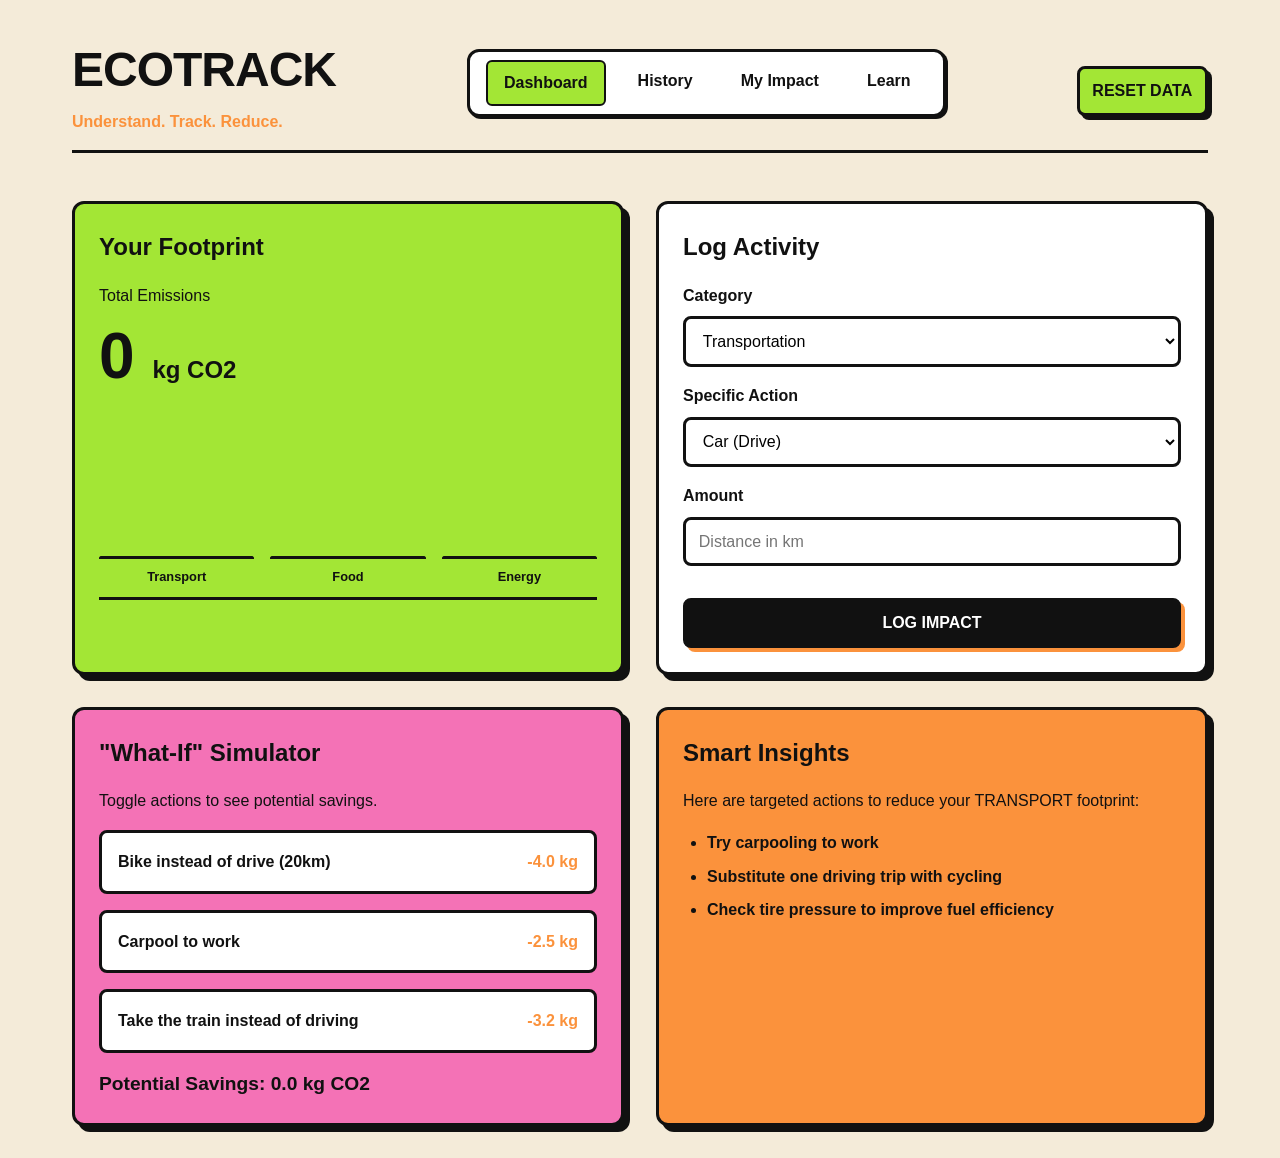
<file: index.html>
<!DOCTYPE html>
<html lang="en">
<head>
    <meta charset="UTF-8">
    <meta http-equiv="Content-Security-Policy" content="default-src 'self'; style-src 'self' 'unsafe-inline' https://fonts.googleapis.com; font-src https://fonts.gstatic.com;">
    <meta name="viewport" content="width=device-width, initial-scale=1.0">
    <title>EcoTrack - Own Your Impact</title>
    <meta name="description" content="Understand, track, and reduce your carbon footprint with actionable insights.">
    <link rel="stylesheet" href="style.css">
</head>
<body>
    <header>
        <div>
            <h1>EcoTrack</h1>
            <p class="subtitle">Understand. Track. Reduce.</p>
        </div>
        <nav class="nav-bar" aria-label="Main Navigation">
            <a href="index.html" class="nav-link active">Dashboard</a>
            <a href="history.html" class="nav-link">History</a>
            <a href="community.html" class="nav-link">My Impact</a>
            <a href="learn.html" class="nav-link">Learn</a>
        </nav>
        <div>
            <button class="btn secondary" id="resetBtn" aria-label="Reset Data">Reset Data</button>
        </div>
    </header>

    <main class="dashboard-grid" role="main">
        
        <!-- SECTION 1: DASHBOARD (Understand & Track) -->
        <section class="card green" aria-labelledby="dashboardHeading">
            <h2 id="dashboardHeading">Your Footprint</h2>
            <p>Total Emissions</p>
            <div class="metric-large"><span id="totalEmissions">0</span> <span style="font-size: 1.5rem">kg CO2</span></div>
            
            <div class="chart-bars" aria-label="Emissions breakdown by category">
                <div class="bar-wrapper">
                    <div class="bar" id="barTransport" style="height: 5%; background-color: #f472b6;"></div>
                    <span class="bar-label">Transport</span>
                </div>
                <div class="bar-wrapper">
                    <div class="bar" id="barFood" style="height: 5%; background-color: #fb923c;"></div>
                    <span class="bar-label">Food</span>
                </div>
                <div class="bar-wrapper">
                    <div class="bar" id="barEnergy" style="height: 5%; background-color: #ffffff;"></div>
                    <span class="bar-label">Energy</span>
                </div>
            </div>
        </section>

        <!-- SECTION 2: LOG ACTIVITY (Track) -->
        <section class="card" aria-labelledby="logHeading">
            <h2 id="logHeading">Log Activity</h2>
            <form id="activityForm">
                <div class="form-group">
                    <label for="category">Category</label>
                    <select id="category" name="category" aria-label="Select Category" required>
                        <option value="transport">Transportation</option>
                        <option value="food">Diet / Meal</option>
                        <option value="energy">Energy Usage</option>
                    </select>
                </div>
                
                <div class="form-group">
                    <label for="type">Specific Action</label>
                    <select id="type" name="type" aria-label="Select Specific Action" required>
                        <!-- Populated by JS -->
                    </select>
                </div>

                <div class="form-group" id="valueGroup">
                    <label for="valInput">Amount</label>
                    <input type="number" id="valInput" name="value" min="0" step="0.1" placeholder="e.g. km traveled or kWh" aria-label="Input Amount" required>
                </div>

                <button type="submit" class="btn">Log Impact</button>
            </form>
        </section>

        <!-- SECTION 3: INSIGHTS & SIMULATOR (Reduce & Understand) -->
        <section class="card pink" aria-labelledby="simulatorHeading">
            <h2 id="simulatorHeading">"What-If" Simulator</h2>
            <p>Toggle actions to see potential savings.</p>
            <div id="simContainer" style="margin-top: 1rem;">
                <div class="toggle-item" data-savings="4.0" tabindex="0" role="button" aria-pressed="false">
                    <span style="font-weight: 600;">Bike instead of drive (20km)</span>
                    <span class="subtitle">-4.0 kg</span>
                </div>
                <div class="toggle-item" data-savings="13.5" tabindex="0" role="button" aria-pressed="false">
                    <span style="font-weight: 600;">Swap beef meal for vegetarian</span>
                    <span class="subtitle">-13.5 kg</span>
                </div>
                <div class="toggle-item" data-savings="2.5" tabindex="0" role="button" aria-pressed="false">
                    <span style="font-weight: 600;">Turn off AC for 5 hours</span>
                    <span class="subtitle">-2.5 kg</span>
                </div>
            </div>
            <div style="margin-top: 1rem; font-weight: 700; font-size: 1.2rem;">
                Potential Savings: <span id="simSavings">0</span> kg CO2
            </div>
        </section>

        <!-- SECTION 4: SMART INSIGHTS -->
        <section class="card orange" aria-labelledby="insightsHeading">
            <h2 id="insightsHeading">Smart Insights</h2>
            <p id="insightMessage">Start logging activities to get personalized recommendations to reduce your footprint.</p>
            <ul class="insights-list" id="insightList" style="margin-top: 1rem;">
                <!-- Populated dynamically -->
            </ul>
        </section>

    </main>

    <script src="core.js"></script>
    <script src="dashboard.js"></script>
</body>
</html>
</file>
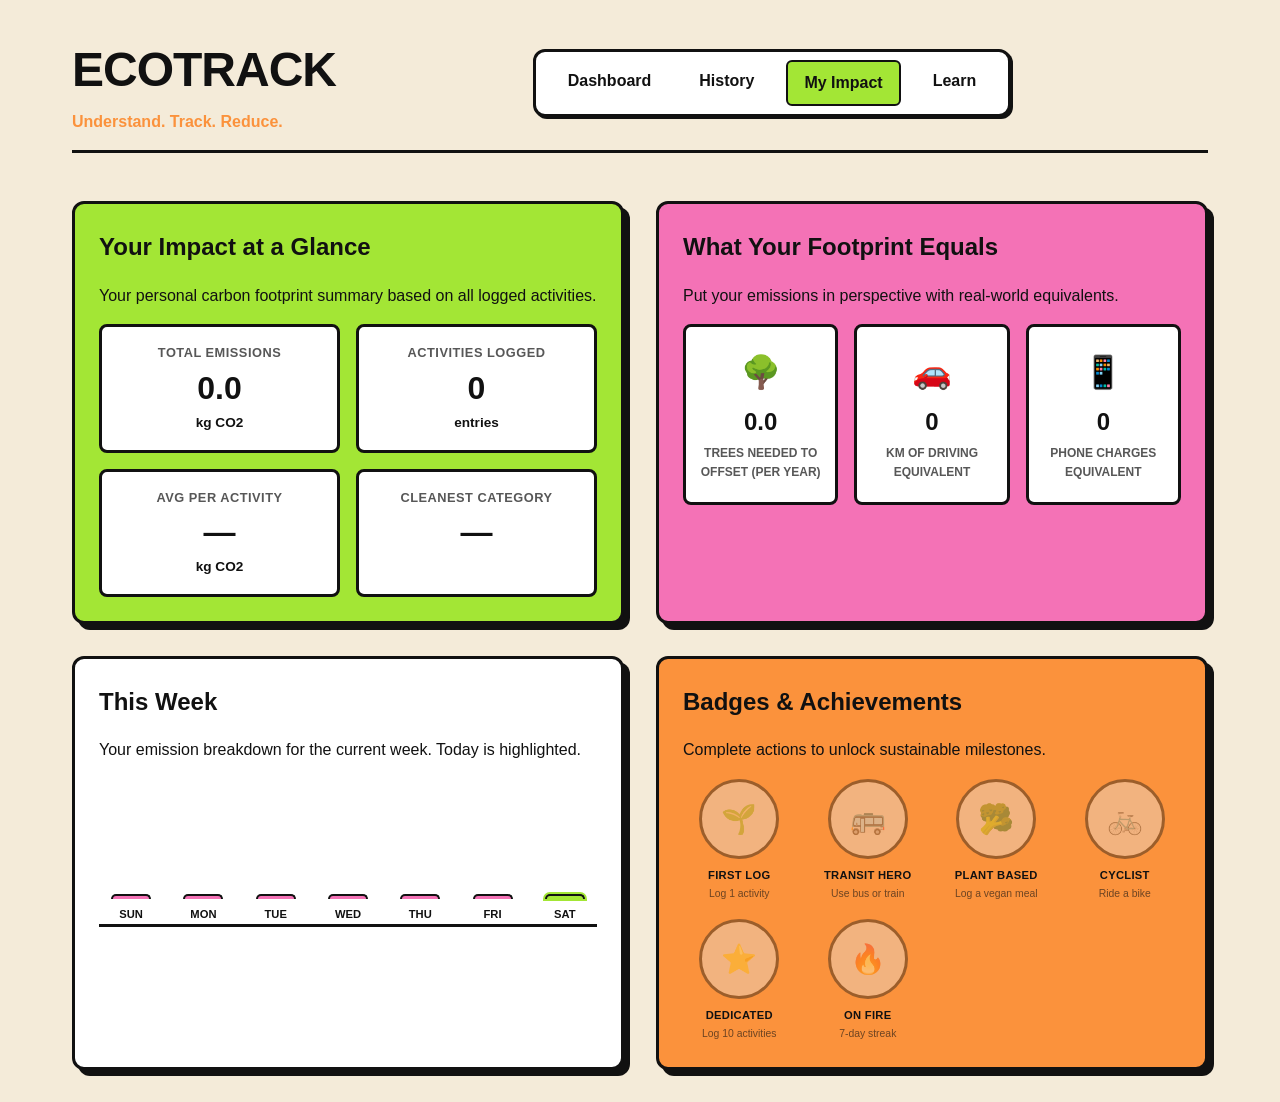
<file: community.html>
<!DOCTYPE html>
<html lang="en">
<head>
    <meta charset="UTF-8">
    <meta http-equiv="Content-Security-Policy" content="default-src 'self'; style-src 'self' 'unsafe-inline' https://fonts.googleapis.com; font-src https://fonts.gstatic.com;">
    <meta name="viewport" content="width=device-width, initial-scale=1.0">
    <title>EcoTrack - Your Eco Impact</title>
    <meta name="description" content="See your personal carbon footprint impact, eco equivalents, and earned badges.">
    <link rel="stylesheet" href="style.css">
    <style>
        /* Stat Cards Grid */
        .stat-grid {
            display: grid;
            grid-template-columns: repeat(2, 1fr);
            gap: 1rem;
            margin-top: 1rem;
        }
        .stat-card {
            border: var(--border-thick);
            border-radius: 8px;
            padding: 1rem;
            text-align: center;
            background-color: white;
            transition: transform 0.2s, box-shadow 0.2s;
        }
        .stat-card:hover {
            transform: translateY(-2px);
            box-shadow: var(--shadow-hard);
        }
        .stat-card .stat-value {
            font-size: 2rem;
            font-weight: 700;
            line-height: 1.2;
            margin: 0.3rem 0;
        }
        .stat-card .stat-label {
            font-size: 0.8rem;
            font-weight: 600;
            text-transform: uppercase;
            letter-spacing: 0.5px;
            opacity: 0.7;
        }
        .stat-card .stat-unit {
            font-size: 0.85rem;
            font-weight: 600;
        }

        /* Eco Equivalents */
        .equiv-grid {
            display: grid;
            grid-template-columns: repeat(3, 1fr);
            gap: 1rem;
            margin-top: 1rem;
        }
        .equiv-item {
            border: var(--border-thick);
            border-radius: 8px;
            padding: 1.2rem 0.8rem;
            text-align: center;
            background-color: white;
            transition: transform 0.2s;
        }
        .equiv-item:hover {
            transform: scale(1.03);
        }
        .equiv-icon {
            font-size: 2rem;
            margin-bottom: 0.3rem;
        }
        .equiv-value {
            font-size: 1.5rem;
            font-weight: 700;
        }
        .equiv-label {
            font-size: 0.75rem;
            font-weight: 600;
            text-transform: uppercase;
            opacity: 0.7;
            margin-top: 0.2rem;
        }

        /* Weekly Breakdown */
        .weekly-chart {
            display: flex;
            align-items: flex-end;
            justify-content: space-between;
            height: 140px;
            gap: 0.5rem;
            margin-top: 1.5rem;
            padding-top: 0.5rem;
            border-bottom: var(--border-thick);
        }
        .week-bar-col {
            flex: 1;
            display: flex;
            flex-direction: column;
            align-items: center;
            justify-content: flex-end;
            height: 100%;
        }
        .week-bar {
            width: 100%;
            max-width: 40px;
            background-color: var(--color-secondary);
            border: 2px solid var(--border-color);
            border-bottom: none;
            border-radius: 6px 6px 0 0;
            transition: height 0.5s ease-out;
            min-height: 4px;
        }
        .week-bar.today {
            background-color: var(--color-primary);
            box-shadow: 0 0 0 2px var(--color-primary);
        }
        .week-label {
            font-size: 0.7rem;
            font-weight: 700;
            text-transform: uppercase;
            margin-top: 0.4rem;
        }
        .week-val {
            font-size: 0.65rem;
            font-weight: 600;
            margin-bottom: 0.2rem;
            min-height: 1em;
        }

        /* Badges */
        .badge-grid {
            display: grid;
            grid-template-columns: repeat(auto-fit, minmax(100px, 1fr));
            gap: 1rem;
            margin-top: 1rem;
        }
        .badge-wrapper {
            text-align: center;
        }
        .badge {
            border: var(--border-thick);
            border-radius: 50%;
            width: 80px;
            height: 80px;
            display: flex;
            align-items: center;
            justify-content: center;
            text-align: center;
            background-color: #e5e5e5;
            opacity: 0.4;
            transition: all 0.3s ease;
            margin: 0 auto;
            font-size: 1.8rem;
        }
        .badge.earned {
            opacity: 1;
            background-color: var(--color-accent);
            box-shadow: var(--shadow-hover);
            animation: badgePop 0.4s ease;
        }
        @keyframes badgePop {
            0% { transform: scale(0.8); }
            50% { transform: scale(1.1); }
            100% { transform: scale(1); }
        }
        .badge-name {
            font-size: 0.7rem;
            font-weight: 700;
            text-transform: uppercase;
            margin-top: 0.5rem;
            letter-spacing: 0.3px;
        }
        .badge-desc {
            font-size: 0.65rem;
            opacity: 0.6;
            margin-top: 0.1rem;
        }

        @media (max-width: 600px) {
            .equiv-grid { grid-template-columns: 1fr; }
            .stat-grid { grid-template-columns: 1fr; }
        }
    </style>
</head>
<body>
    <header>
        <div>
            <h1>EcoTrack</h1>
            <p class="subtitle">Understand. Track. Reduce.</p>
        </div>
        <nav class="nav-bar" aria-label="Main Navigation">
            <a href="index.html" class="nav-link">Dashboard</a>
            <a href="history.html" class="nav-link">History</a>
            <a href="community.html" class="nav-link active">My Impact</a>
            <a href="learn.html" class="nav-link">Learn</a>
        </nav>
        <div></div>
    </header>

    <main class="dashboard-grid">

        <!-- SECTION 1: Personal Stats -->
        <section class="card green" aria-labelledby="statsHeading">
            <h2 id="statsHeading">Your Impact at a Glance</h2>
            <p>Your personal carbon footprint summary based on all logged activities.</p>

            <div class="stat-grid">
                <div class="stat-card">
                    <div class="stat-label">Total Emissions</div>
                    <div class="stat-value" id="statTotalCO2">0</div>
                    <div class="stat-unit">kg CO2</div>
                </div>
                <div class="stat-card">
                    <div class="stat-label">Activities Logged</div>
                    <div class="stat-value" id="statTotalLogs">0</div>
                    <div class="stat-unit">entries</div>
                </div>
                <div class="stat-card">
                    <div class="stat-label">Avg per Activity</div>
                    <div class="stat-value" id="statAvgPerLog">—</div>
                    <div class="stat-unit">kg CO2</div>
                </div>
                <div class="stat-card">
                    <div class="stat-label">Cleanest Category</div>
                    <div class="stat-value" id="statBestCategory">—</div>
                    <div class="stat-unit">&nbsp;</div>
                </div>
            </div>
        </section>

        <!-- SECTION 2: Eco Equivalents -->
        <section class="card pink" aria-labelledby="equivHeading">
            <h2 id="equivHeading">What Your Footprint Equals</h2>
            <p>Put your emissions in perspective with real-world equivalents.</p>

            <div class="equiv-grid">
                <div class="equiv-item">
                    <div class="equiv-icon">🌳</div>
                    <div class="equiv-value" id="eqTrees">0</div>
                    <div class="equiv-label">Trees needed to offset (per year)</div>
                </div>
                <div class="equiv-item">
                    <div class="equiv-icon">🚗</div>
                    <div class="equiv-value" id="eqDriving">0</div>
                    <div class="equiv-label">Km of driving equivalent</div>
                </div>
                <div class="equiv-item">
                    <div class="equiv-icon">📱</div>
                    <div class="equiv-value" id="eqPhones">0</div>
                    <div class="equiv-label">Phone charges equivalent</div>
                </div>
            </div>
        </section>

        <!-- SECTION 3: Weekly Breakdown -->
        <section class="card" aria-labelledby="weeklyHeading">
            <h2 id="weeklyHeading">This Week</h2>
            <p>Your emission breakdown for the current week. Today is highlighted.</p>
            <div class="weekly-chart" id="weeklyBreakdown">
                <!-- Populated by JS -->
            </div>
        </section>

        <!-- SECTION 4: Badges & Achievements -->
        <section class="card orange" aria-labelledby="badgesHeading">
            <h2 id="badgesHeading">Badges & Achievements</h2>
            <p>Complete actions to unlock sustainable milestones.</p>

            <div class="badge-grid">
                <div class="badge-wrapper">
                    <div class="badge" id="badgeStarted">🌱</div>
                    <div class="badge-name">First Log</div>
                    <div class="badge-desc">Log 1 activity</div>
                </div>
                <div class="badge-wrapper">
                    <div class="badge" id="badgeTransit">🚌</div>
                    <div class="badge-name">Transit Hero</div>
                    <div class="badge-desc">Use bus or train</div>
                </div>
                <div class="badge-wrapper">
                    <div class="badge" id="badgeVegan">🥦</div>
                    <div class="badge-name">Plant Based</div>
                    <div class="badge-desc">Log a vegan meal</div>
                </div>
                <div class="badge-wrapper">
                    <div class="badge" id="badgeCyclist">🚲</div>
                    <div class="badge-name">Cyclist</div>
                    <div class="badge-desc">Ride a bike</div>
                </div>
                <div class="badge-wrapper">
                    <div class="badge" id="badgeDedicated">⭐</div>
                    <div class="badge-name">Dedicated</div>
                    <div class="badge-desc">Log 10 activities</div>
                </div>
                <div class="badge-wrapper">
                    <div class="badge" id="badgeStreak">🔥</div>
                    <div class="badge-name">On Fire</div>
                    <div class="badge-desc">7-day streak</div>
                </div>
            </div>
        </section>

    </main>

    <script src="core.js"></script>
    <script src="community.js"></script>
</body>
</html>
</file>
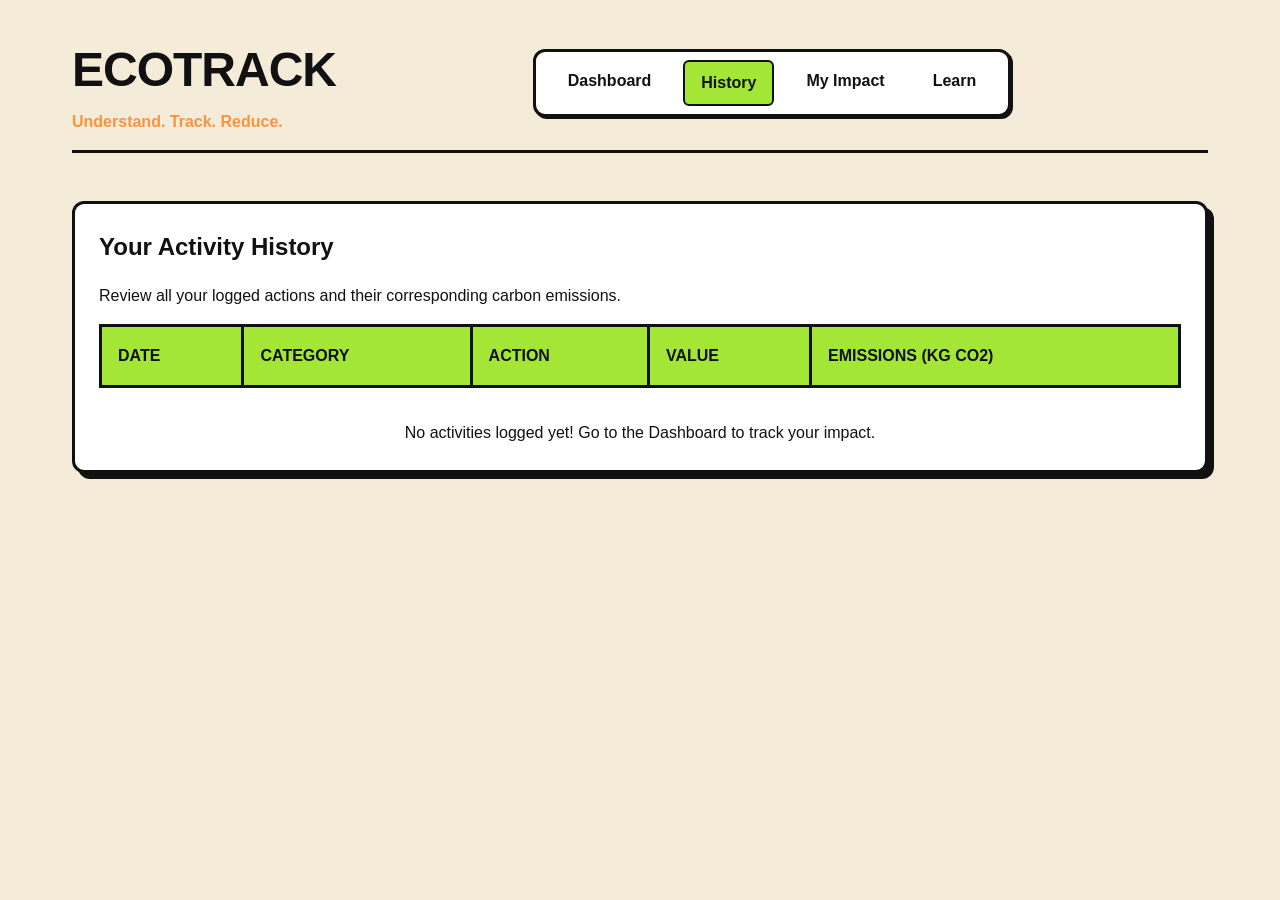
<file: history.html>
<!DOCTYPE html>
<html lang="en">
<head>
    <meta charset="UTF-8">
    <meta http-equiv="Content-Security-Policy" content="default-src 'self'; style-src 'self' 'unsafe-inline' https://fonts.googleapis.com; font-src https://fonts.gstatic.com;">
    <meta name="viewport" content="width=device-width, initial-scale=1.0">
    <title>EcoTrack - History</title>
    <link rel="stylesheet" href="style.css">
    <style>
        .table-container { overflow-x: auto; }
        table { width: 100%; border-collapse: collapse; margin-top: 1rem; }
        th, td { border: var(--border-thick); padding: 1rem; text-align: left; }
        th { background-color: var(--color-primary); text-transform: uppercase; }
        tr:nth-child(even) { background-color: #fafafa; }
        tr:hover { background-color: #f0f0f0; }
        .tag { padding: 0.2rem 0.6rem; border-radius: 4px; font-weight: 600; border: 2px solid var(--border-color); font-size: 0.8rem;}
        .tag.transport { background-color: var(--color-secondary); }
        .tag.food { background-color: var(--color-accent); }
        .tag.energy { background-color: #fff; }
    </style>
</head>
<body>
    <header>
        <div>
            <h1>EcoTrack</h1>
            <p class="subtitle">Understand. Track. Reduce.</p>
        </div>
        <nav class="nav-bar">
            <a href="index.html" class="nav-link">Dashboard</a>
            <a href="history.html" class="nav-link active">History</a>
            <a href="community.html" class="nav-link">My Impact</a>
            <a href="learn.html" class="nav-link">Learn</a>
        </nav>
        <div></div>
    </header>

    <main>
        <section class="card">
            <h2>Your Activity History</h2>
            <p>Review all your logged actions and their corresponding carbon emissions.</p>
            
            <div class="table-container">
                <table>
                    <thead>
                        <tr>
                            <th>Date</th>
                            <th>Category</th>
                            <th>Action</th>
                            <th>Value</th>
                            <th>Emissions (kg CO2)</th>
                        </tr>
                    </thead>
                    <tbody id="historyTableBody">
                        <!-- Populated by JS -->
                    </tbody>
                </table>
            </div>
            
            <div id="emptyMessage" style="text-align: center; margin-top: 2rem; display: none;">
                <p>No activities logged yet! Go to the Dashboard to track your impact.</p>
            </div>
        </section>
    </main>

    <script src="core.js"></script>
    <script src="history.js"></script>
</body>
</html>
</file>
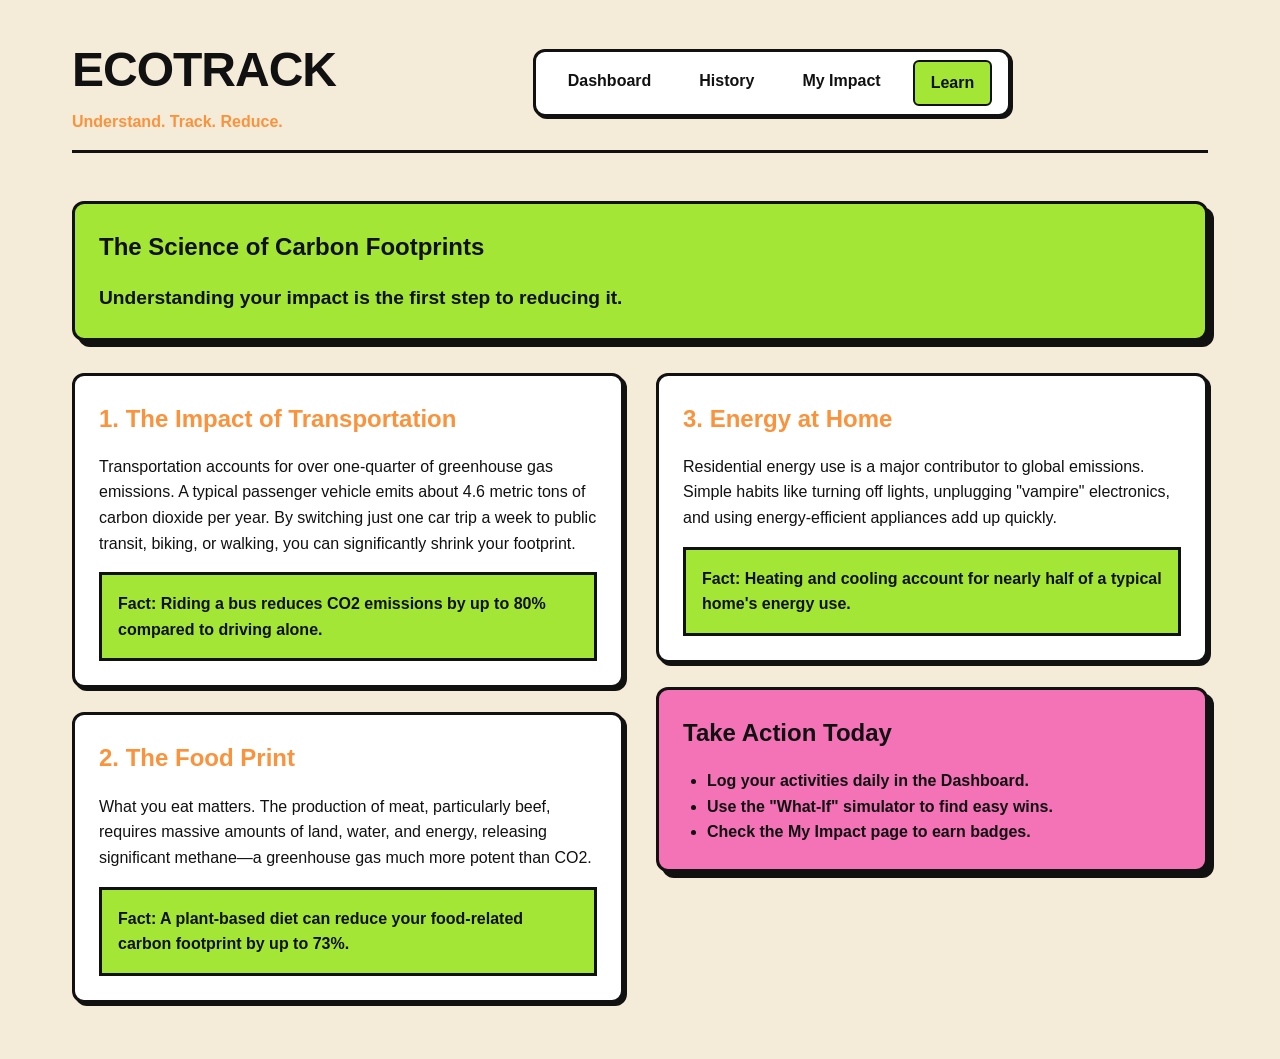
<file: learn.html>
<!DOCTYPE html>
<html lang="en">
<head>
    <meta charset="UTF-8">
    <meta http-equiv="Content-Security-Policy" content="default-src 'self'; style-src 'self' 'unsafe-inline' https://fonts.googleapis.com; font-src https://fonts.gstatic.com;">
    <meta name="viewport" content="width=device-width, initial-scale=1.0">
    <title>EcoTrack - Learn</title>
    <link rel="stylesheet" href="style.css">
    <style>
        .article-card {
            border: var(--border-thick);
            padding: 1.5rem;
            margin-bottom: 1.5rem;
            border-radius: var(--radius-box);
            background-color: white;
            box-shadow: 3px 3px 0px var(--border-color);
        }
        .article-card h3 { color: var(--color-accent); font-size: 1.5rem;}
        .fact-box {
            background-color: var(--color-primary);
            padding: 1rem;
            border: var(--border-thick);
            font-weight: 600;
            margin-top: 1rem;
        }
    </style>
</head>
<body>
    <header>
        <div>
            <h1>EcoTrack</h1>
            <p class="subtitle">Understand. Track. Reduce.</p>
        </div>
        <nav class="nav-bar">
            <a href="index.html" class="nav-link">Dashboard</a>
            <a href="history.html" class="nav-link">History</a>
            <a href="community.html" class="nav-link">My Impact</a>
            <a href="learn.html" class="nav-link active">Learn</a>
        </nav>
        <div></div>
    </header>

    <main>
        <section class="card green" style="margin-bottom: 2rem;">
            <h2>The Science of Carbon Footprints</h2>
            <p style="font-size: 1.2rem; font-weight: 600;">Understanding your impact is the first step to reducing it.</p>
        </section>

        <div class="dashboard-grid">
            <div>
                <article class="article-card">
                    <h3>1. The Impact of Transportation</h3>
                    <p>Transportation accounts for over one-quarter of greenhouse gas emissions. A typical passenger vehicle emits about 4.6 metric tons of carbon dioxide per year. By switching just one car trip a week to public transit, biking, or walking, you can significantly shrink your footprint.</p>
                    <div class="fact-box">Fact: Riding a bus reduces CO2 emissions by up to 80% compared to driving alone.</div>
                </article>

                <article class="article-card">
                    <h3>2. The Food Print</h3>
                    <p>What you eat matters. The production of meat, particularly beef, requires massive amounts of land, water, and energy, releasing significant methane—a greenhouse gas much more potent than CO2.</p>
                    <div class="fact-box">Fact: A plant-based diet can reduce your food-related carbon footprint by up to 73%.</div>
                </article>
            </div>

            <div>
                <article class="article-card">
                    <h3>3. Energy at Home</h3>
                    <p>Residential energy use is a major contributor to global emissions. Simple habits like turning off lights, unplugging "vampire" electronics, and using energy-efficient appliances add up quickly.</p>
                    <div class="fact-box">Fact: Heating and cooling account for nearly half of a typical home's energy use.</div>
                </article>

                <section class="card pink">
                    <h2>Take Action Today</h2>
                    <ul style="margin-left: 1.5rem; font-weight: 600;">
                        <li>Log your activities daily in the Dashboard.</li>
                        <li>Use the "What-If" simulator to find easy wins.</li>
                        <li>Check the My Impact page to earn badges.</li>
                    </ul>
                </section>
            </div>
        </div>
    </main>

</body>
</html>
</file>
<file: style.css>
/* style.css - Vibrant Neobrutalist Design System */
@import url('https://fonts.googleapis.com/css2?family=Space+Grotesk:wght@400;600;700&display=swap');

:root {
    --bg-color: #f4ebd9; /* Warm off-white */
    --text-main: #111111;
    --border-color: #111111;
    
    /* Vibrant Palette */
    --color-primary: #a3e635; /* Lime */
    --color-secondary: #f472b6; /* Pink */
    --color-accent: #fb923c; /* Orange */
    --color-card: #ffffff;
    
    --shadow-hard: 6px 6px 0px var(--border-color);
    --shadow-hover: 2px 2px 0px var(--border-color);
    
    --border-thick: 3px solid var(--border-color);
    --radius-box: 12px;
}

* {
    box-sizing: border-box;
    margin: 0;
    padding: 0;
}

body {
    font-family: 'Space Grotesk', sans-serif;
    background-color: var(--bg-color);
    color: var(--text-main);
    line-height: 1.6;
    padding: 2rem;
    max-width: 1200px;
    margin: 0 auto;
}

header {
    margin-bottom: 3rem;
    border-bottom: var(--border-thick);
    padding-bottom: 1rem;
    display: flex;
    justify-content: space-between;
    align-items: center;
    flex-wrap: wrap;
    gap: 1rem;
}

.nav-bar {
    display: flex;
    gap: 1rem;
    background-color: var(--color-card);
    padding: 0.5rem 1rem;
    border: var(--border-thick);
    border-radius: var(--radius-box);
    box-shadow: var(--shadow-hover);
}

.nav-link {
    text-decoration: none;
    color: var(--text-main);
    font-weight: 600;
    padding: 0.5rem 1rem;
    border-radius: 6px;
    transition: background 0.2s;
}

.nav-link:hover {
    background-color: #f0f0f0;
}

.nav-link.active {
    background-color: var(--color-primary);
    border: 2px solid var(--border-color);
}

h1 {
    font-size: 3rem;
    font-weight: 700;
    text-transform: uppercase;
    letter-spacing: -1px;
}

h2, h3 {
    margin-bottom: 1rem;
}

.subtitle {
    font-weight: 600;
    color: var(--color-accent);
}

/* Grid Layout */
.dashboard-grid {
    display: grid;
    grid-template-columns: 1fr 1fr;
    gap: 2rem;
}

@media (max-width: 768px) {
    .dashboard-grid {
        grid-template-columns: 1fr;
    }
}

/* Neobrutalist Cards */
.card {
    background-color: var(--color-card);
    border: var(--border-thick);
    border-radius: var(--radius-box);
    padding: 1.5rem;
    box-shadow: var(--shadow-hard);
    transition: all 0.2s ease-in-out;
    position: relative;
    overflow: hidden;
}

.card:hover {
    transform: translate(4px, 4px);
    box-shadow: var(--shadow-hover);
}

/* Card Variations */
.card.green { background-color: var(--color-primary); }
.card.pink { background-color: var(--color-secondary); }
.card.orange { background-color: var(--color-accent); }

/* Forms & Inputs */
.form-group {
    margin-bottom: 1rem;
}

label {
    display: block;
    font-weight: 600;
    margin-bottom: 0.5rem;
}

input, select, button {
    font-family: 'Space Grotesk', sans-serif;
    width: 100%;
    padding: 0.8rem;
    border: var(--border-thick);
    border-radius: 8px;
    font-size: 1rem;
    background-color: var(--color-card);
}

input:focus, select:focus {
    outline: none;
    border-color: var(--color-accent);
}

/* Buttons */
.btn {
    display: inline-block;
    cursor: pointer;
    background-color: var(--text-main);
    color: white;
    font-weight: 700;
    text-transform: uppercase;
    box-shadow: 4px 4px 0px var(--color-accent);
    transition: all 0.1s ease;
    margin-top: 1rem;
}

.btn:hover {
    transform: translate(2px, 2px);
    box-shadow: 2px 2px 0px var(--color-accent);
}

.btn:active {
    transform: translate(4px, 4px);
    box-shadow: 0px 0px 0px var(--color-accent);
}

.btn.secondary {
    background-color: var(--color-primary);
    color: var(--text-main);
    box-shadow: 4px 4px 0px var(--text-main);
}

/* Visuals */
.metric-large {
    font-size: 4rem;
    font-weight: 700;
    line-height: 1;
    margin: 1rem 0;
}

.chart-bars {
    display: flex;
    align-items: flex-end;
    height: 180px;
    gap: 1rem;
    margin-top: 2rem;
    border-bottom: var(--border-thick);
    padding-bottom: 10px;
}

.bar-wrapper {
    flex: 1;
    display: flex;
    flex-direction: column;
    align-items: center;
    justify-content: flex-end;
    height: 100%;
}

.bar {
    width: 100%;
    background-color: var(--text-main);
    border: var(--border-thick);
    border-bottom: none;
    border-radius: 8px 8px 0 0;
    transition: height 0.5s ease-out;
    max-height: calc(100% - 30px); /* Leave room for label */
}

.bar-label {
    margin-top: 0.5rem;
    font-size: 0.8rem;
    font-weight: 600;
    text-align: center;
}

/* Simulator Toggles */
.toggle-item {
    display: flex;
    justify-content: space-between;
    align-items: center;
    padding: 1rem;
    border: var(--border-thick);
    border-radius: 8px;
    margin-bottom: 1rem;
    background-color: white;
    cursor: pointer;
    transition: background 0.2s;
}

.toggle-item:hover {
    background-color: #f0f0f0;
}

.toggle-item.active {
    background-color: var(--color-primary);
}

.insights-list li {
    margin-left: 1.5rem;
    margin-bottom: 0.5rem;
    font-weight: 600;
}
</file>
